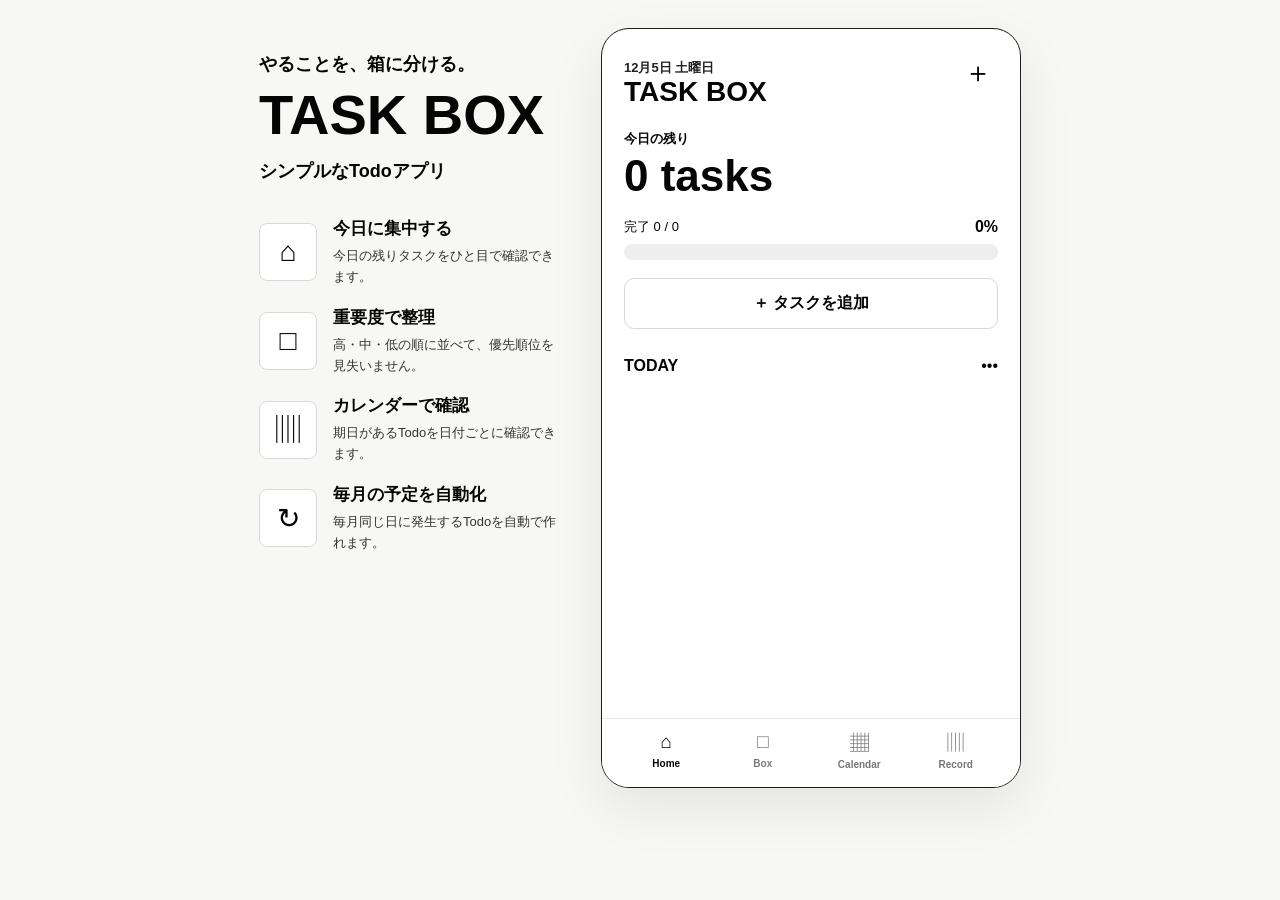
<file: index.html>
<!DOCTYPE html>
<html lang="ja">
<head>
  <meta charset="UTF-8">
  <meta name="viewport" content="width=device-width, initial-scale=1.0">
  <title>TASK BOX</title>
  <link rel="stylesheet" href="style.css">
</head>
<body>
  <div class="layout">
    <aside class="brand-panel">
      <p class="brand-copy">やることを、箱に分ける。</p>
      <h1>TASK BOX</h1>
      <p class="brand-subtitle">シンプルなTodoアプリ</p>

      <div class="feature-list">
        <div class="feature-item">
          <span class="feature-icon">⌂</span>
          <div>
            <h2>今日に集中する</h2>
            <p>今日の残りタスクをひと目で確認できます。</p>
          </div>
        </div>
        <div class="feature-item">
          <span class="feature-icon">□</span>
          <div>
            <h2>重要度で整理</h2>
            <p>高・中・低の順に並べて、優先順位を見失いません。</p>
          </div>
        </div>
        <div class="feature-item">
          <span class="feature-icon">▥</span>
          <div>
            <h2>カレンダーで確認</h2>
            <p>期日があるTodoを日付ごとに確認できます。</p>
          </div>
        </div>
        <div class="feature-item">
          <span class="feature-icon">↻</span>
          <div>
            <h2>毎月の予定を自動化</h2>
            <p>毎月同じ日に発生するTodoを自動で作れます。</p>
          </div>
        </div>
      </div>
    </aside>

    <main class="phone">
      <section class="screen active" id="home-screen">
        <header class="screen-header">
          <div>
            <p id="today-label" class="date-label"></p>
            <h2>TASK BOX</h2>
          </div>
          <button type="button" class="icon-button" data-view="form" aria-label="タスク追加">＋</button>
        </header>

        <div class="hero-count">
          <p>今日の残り</p>
          <strong><span id="remaining-count">0</span> tasks</strong>
        </div>

        <div class="progress-card">
          <div>
            <p id="progress-text">完了 0 / 0</p>
            <strong id="progress-percent">0%</strong>
          </div>
          <div class="progress-track">
            <div id="progress-bar" class="progress-bar"></div>
          </div>
        </div>

        <button type="button" class="primary-outline-button" data-view="form">＋ タスクを追加</button>

        <div id="overdue-section" class="overdue-section hidden">
          <div class="section-title overdue-title">
            <h3>期限切れ</h3>
            <span id="overdue-count">0件</span>
          </div>
          <ul id="overdue-list" class="todo-list"></ul>
        </div>

        <div class="section-title">
          <h3>TODAY</h3>
          <span>•••</span>
        </div>
        <ul id="todo-list" class="todo-list"></ul>
      </section>

      <section class="screen" id="box-screen">
        <header class="screen-header">
          <div>
            <h2>Box</h2>
            <p>重要度ごとに整理します。</p>
          </div>
          <button type="button" class="icon-button" data-view="form" aria-label="タスク追加">＋</button>
        </header>

        <div class="box-list">
          <button type="button" class="box-card" data-priority-filter="high">
            <span class="box-icon">!</span>
            <div>
              <h3>重要度 高</h3>
              <strong><span id="high-count">0</span> tasks</strong>
            </div>
            <span>›</span>
          </button>
          <button type="button" class="box-card" data-priority-filter="medium">
            <span class="box-icon">=</span>
            <div>
              <h3>重要度 中</h3>
              <strong><span id="medium-count">0</span> tasks</strong>
            </div>
            <span>›</span>
          </button>
          <button type="button" class="box-card" data-priority-filter="low">
            <span class="box-icon">↓</span>
            <div>
              <h3>重要度 低</h3>
              <strong><span id="low-count">0</span> tasks</strong>
            </div>
            <span>›</span>
          </button>
        </div>
      </section>

      <section class="screen" id="calendar-screen">
        <header class="screen-header">
          <div>
            <h2>Calendar</h2>
            <p>期日ごとのTodoを確認します。</p>
          </div>
          <button type="button" class="icon-button" id="calendar-add-button" aria-label="カレンダーからタスク追加">＋</button>
        </header>

        <section class="calendar-section" aria-label="Todoカレンダー">
          <div class="calendar-header">
            <button type="button" id="prev-month-button">‹</button>
            <h3 id="calendar-title"></h3>
            <button type="button" id="next-month-button">›</button>
          </div>

          <div class="calendar-weekdays">
            <span>日</span>
            <span>月</span>
            <span>火</span>
            <span>水</span>
            <span>木</span>
            <span>金</span>
            <span>土</span>
          </div>

          <div id="calendar-grid" class="calendar-grid"></div>

      <div class="selected-date-panel">
        <h3 id="selected-date-title">日付を選択してください</h3>
        <button type="button" id="selected-date-add-button" class="primary-outline-button hidden">この日にタスクを追加</button>
        <ul id="selected-date-list" class="selected-date-list"></ul>
      </div>
        </section>
      </section>

      <section class="screen" id="record-screen">
        <header class="screen-header">
          <div>
            <h2>Record</h2>
            <p>あなたの完了状況を記録します。</p>
          </div>
        </header>

        <div class="hero-count">
          <p>完了したタスク</p>
          <strong><span id="completed-count">0</span> tasks</strong>
        </div>

        <div class="record-list">
          <div><span>高</span><div><span id="record-high-bar"></span></div><strong id="record-high-count">0</strong></div>
          <div><span>中</span><div><span id="record-medium-bar"></span></div><strong id="record-medium-count">0</strong></div>
          <div><span>低</span><div><span id="record-low-bar"></span></div><strong id="record-low-count">0</strong></div>
        </div>

        <div class="achievement-card">
          <p>達成率</p>
          <strong id="achievement-percent">0%</strong>
        </div>
      </section>

      <section class="screen" id="form-screen">
        <header class="screen-header">
          <div>
            <h2 id="form-title">新しいタスク</h2>
            <p>必要な内容だけ入力します。</p>
          </div>
        </header>

        <form id="todo-form" class="todo-form">
          <label>
            タイトル
            <input
              type="text"
              id="todo-input"
              placeholder="タスクのタイトルを入力"
              aria-label="やること"
            >
          </label>

          <label>
            メモ
            <textarea
              id="memo-input"
              placeholder="メモを入力"
              aria-label="メモ"
            ></textarea>
          </label>

          <div class="form-grid">
            <label>
              重要度
              <select id="priority-input">
                <option value="high">高</option>
                <option value="medium" selected>中</option>
                <option value="low">低</option>
              </select>
            </label>

            <label>
              種類
              <select id="category-input">
                <option value="work">仕事</option>
                <option value="payment">支払い</option>
                <option value="life">生活</option>
                <option value="private">プライベート</option>
                <option value="study">勉強</option>
                <option value="health">健康</option>
                <option value="shopping">買い物</option>
                <option value="cleaning">掃除</option>
                <option value="cooking">料理</option>
                <option value="family">家族</option>
                <option value="friend">友人</option>
                <option value="travel">旅行</option>
                <option value="hobby">趣味</option>
                <option value="exercise">運動</option>
                <option value="finance">お金</option>
                <option value="medical">病院</option>
                <option value="document">書類</option>
                <option value="event">イベント</option>
                <option value="idea">アイデア</option>
                <option value="other" selected>その他</option>
              </select>
            </label>
          </div>

          <div class="form-grid">
            <label>
              期日
              <input type="date" id="due-date-input">
            </label>

            <label>
              通知
              <input
                type="number"
                id="reminder-days-input"
                min="0"
                value="1"
                aria-label="期日の何日前から知らせるか"
              >
              <span>日前</span>
            </label>

            <label>
              毎月
              <input
                type="number"
                id="repeat-day-input"
                min="1"
                max="31"
                value="1"
                aria-label="毎月何日にTodoを作るか"
              >
              <span>日</span>
            </label>
          </div>

          <label class="checkbox-field">
            <input type="checkbox" id="repeat-monthly-input">
            毎月くり返す
          </label>

          <div class="form-actions">
            <button type="submit" id="submit-button">追加する</button>
            <button type="button" id="cancel-edit-button" class="cancel-button hidden">キャンセル</button>
          </div>
        </form>
      </section>

      <nav class="bottom-nav" aria-label="画面切り替え">
        <button type="button" class="nav-button active" data-view="home">⌂<span>Home</span></button>
        <button type="button" class="nav-button" data-view="box">□<span>Box</span></button>
        <button type="button" class="nav-button" data-view="calendar">▦<span>Calendar</span></button>
        <button type="button" class="nav-button" data-view="record">▥<span>Record</span></button>
      </nav>
    </main>
  </div>

  <script src="script.js"></script>
</body>
</html>
</file>
<file: style.css>
* {
  box-sizing: border-box;
}

body {
  margin: 0;
  min-height: 100vh;
  font-family: Arial, sans-serif;
  background: #f7f7f5;
  color: #050505;
}

button,
input,
textarea,
select {
  font: inherit;
}

button {
  cursor: pointer;
  transition: transform 160ms ease, background-color 180ms ease, border-color 180ms ease, color 180ms ease, opacity 180ms ease;
}

button:active {
  transform: scale(0.97);
}

input,
textarea,
select {
  transition: border-color 180ms ease, box-shadow 180ms ease, background-color 180ms ease;
}

input:focus,
textarea:focus,
select:focus {
  outline: none;
  border-color: #050505;
  box-shadow: 0 0 0 3px rgba(0, 0, 0, 0.08);
}

.layout {
  width: min(1180px, 100%);
  margin: 0 auto;
  padding: 28px;
  display: grid;
  grid-template-columns: 300px minmax(320px, 420px);
  justify-content: center;
  gap: 42px;
}

.brand-panel {
  padding: 24px 0;
}

.brand-copy {
  margin: 0 0 12px;
  font-size: 18px;
  font-weight: 700;
}

.brand-panel h1 {
  margin: 0;
  font-size: 56px;
  line-height: 0.95;
  letter-spacing: 0;
}

.brand-subtitle {
  margin: 18px 0 34px;
  font-size: 18px;
  font-weight: 700;
}

.feature-list {
  display: grid;
  gap: 18px;
}

.feature-item {
  display: grid;
  grid-template-columns: 58px 1fr;
  align-items: center;
  gap: 16px;
}

.feature-icon {
  width: 58px;
  height: 58px;
  display: grid;
  place-items: center;
  border: 1px solid #d9d9d9;
  border-radius: 8px;
  background: #fff;
  font-size: 28px;
}

.feature-item h2 {
  margin: 0 0 6px;
  font-size: 17px;
}

.feature-item p {
  margin: 0;
  color: #333;
  font-size: 13px;
  line-height: 1.6;
}

.phone {
  position: relative;
  min-height: 760px;
  padding: 24px 22px 88px;
  border: 1px solid #1c1c1c;
  border-radius: 28px;
  background: #fff;
  box-shadow: 0 20px 55px rgba(0, 0, 0, 0.08);
  overflow: hidden;
}

.screen {
  display: none;
  height: 100%;
}

.screen.active {
  display: block;
  animation: screenFadeIn 220ms ease both;
}

.screen-header {
  display: flex;
  align-items: flex-start;
  justify-content: space-between;
  gap: 12px;
  margin-bottom: 22px;
}

.screen-header h2 {
  margin: 0;
  font-size: 28px;
  line-height: 1.1;
}

.screen-header p,
.date-label {
  margin: 6px 0 0;
  color: #222;
  font-size: 13px;
  font-weight: 700;
}

.icon-button {
  width: 40px;
  height: 40px;
  border: none;
  background: transparent;
  font-size: 28px;
  line-height: 1;
}

.hero-count {
  margin-bottom: 20px;
}

.hero-count p {
  margin: 0 0 6px;
  font-size: 13px;
  font-weight: 700;
}

.hero-count strong {
  display: block;
  font-size: 44px;
  line-height: 1;
}

.progress-card {
  margin-bottom: 18px;
}

.progress-card > div:first-child {
  display: flex;
  align-items: center;
  justify-content: space-between;
  margin-bottom: 8px;
}

.progress-card p {
  margin: 0;
  font-size: 13px;
}

.progress-track,
.record-list div div {
  height: 16px;
  border-radius: 999px;
  background: #eeeeee;
  overflow: hidden;
}

.progress-bar,
.record-list div div span {
  display: block;
  height: 100%;
  width: 0;
  border-radius: 999px;
  background: #050505;
}

.primary-outline-button {
  width: 100%;
  padding: 14px;
  border: 1px solid #d8d8d8;
  border-radius: 10px;
  background: #fff;
  font-weight: 700;
}

.primary-outline-button:hover,
.box-card:hover,
.calendar-header button:hover,
.edit-button:hover,
.cancel-button:hover {
  background: #f5f5f5;
}

.section-title {
  display: flex;
  justify-content: space-between;
  align-items: center;
  margin: 28px 0 10px;
}

.section-title h3 {
  margin: 0;
  font-size: 16px;
}

.overdue-section {
  margin-top: 24px;
}

.overdue-title h3,
.overdue-title span {
  color: #111;
}

.overdue-section .todo-item {
  padding: 12px;
  border: 1px solid #111;
  border-radius: 12px;
  background: #fff4f4;
}

.todo-list {
  list-style: none;
  margin: 0;
  padding: 0;
  display: grid;
  gap: 12px;
}

.todo-item {
  display: grid;
  grid-template-columns: 20px 1fr auto;
  gap: 10px;
  align-items: start;
  padding: 14px 0;
  border-bottom: 1px solid #eeeeee;
  transform-origin: center;
  transition: opacity 240ms ease, transform 240ms ease, background-color 220ms ease, border-color 220ms ease;
  will-change: opacity, transform;
}

.todo-item.newly-added {
  animation: todoSlideUp 360ms cubic-bezier(0.2, 0.8, 0.2, 1) both;
}

.todo-item.removing {
  opacity: 0;
  transform: scale(0.96) translateY(6px);
  pointer-events: none;
}

.todo-item input[type="checkbox"] {
  width: 18px;
  height: 18px;
  margin: 2px 0 0;
  accent-color: #050505;
  transition: transform 180ms ease;
}

.todo-item input[type="checkbox"]:checked {
  transform: scale(1.08);
}

.todo-content {
  min-width: 0;
}

.todo-text {
  position: relative;
  display: block;
  font-size: 15px;
  font-weight: 700;
  overflow-wrap: anywhere;
  transition: color 220ms ease;
}

.todo-text::after {
  content: "";
  position: absolute;
  left: 0;
  right: auto;
  top: 52%;
  width: 0;
  height: 2px;
  border-radius: 999px;
  background: currentColor;
  transition: width 260ms ease;
}

.todo-date,
.todo-memo {
  display: block;
  margin-top: 5px;
  color: #555;
  font-size: 12px;
  line-height: 1.5;
  overflow-wrap: anywhere;
}

.todo-memo {
  white-space: pre-wrap;
}

.todo-priority,
.todo-category,
.todo-repeat,
.todo-alert {
  display: inline-block;
  margin-top: 8px;
  margin-right: 5px;
  padding: 3px 7px;
  border-radius: 999px;
  background: #eeeeee;
  color: #111;
  font-size: 11px;
  font-weight: 700;
}

.todo-priority.high,
.calendar-day.priority-high .calendar-todo-count {
  background: #050505;
  color: #fff;
}

.todo-priority.low,
.calendar-day.priority-low .calendar-todo-count {
  background: #e9e9e9;
  color: #111;
}

.todo-category {
  background: #f4f4f4;
  border: 1px solid #dddddd;
}

.todo-alert {
  background: #fff1c9;
}

.todo-item.overdue .todo-alert {
  background: #050505;
  color: #fff;
}

.todo-item.completed .todo-text {
  color: #777;
}

.todo-item.completed .todo-text::after {
  width: 100%;
}

.todo-actions {
  display: flex;
  gap: 6px;
}

.edit-button,
.delete-button,
.cancel-button {
  border: none;
  border-radius: 8px;
  font-size: 12px;
  font-weight: 700;
}

.edit-button,
.delete-button {
  padding: 8px 9px;
}

.edit-button {
  background: #eeeeee;
  color: #111;
}

.delete-button {
  background: #050505;
  color: #fff;
}

.delete-button:hover,
#submit-button:hover {
  background: #222;
}

.box-list {
  display: grid;
  gap: 12px;
}

.box-card {
  display: grid;
  grid-template-columns: 48px 1fr auto;
  align-items: center;
  gap: 14px;
  width: 100%;
  padding: 18px;
  border: 1px solid #e1e1e1;
  border-radius: 12px;
  background: #fff;
  text-align: left;
  transition: transform 180ms ease, background-color 180ms ease, border-color 180ms ease;
}

.box-icon {
  width: 42px;
  height: 42px;
  display: grid;
  place-items: center;
  border: 1px solid #dddddd;
  border-radius: 10px;
  font-weight: 900;
}

.box-card h3 {
  margin: 0 0 4px;
  font-size: 16px;
}

.box-card strong {
  font-size: 30px;
  line-height: 1;
}

.calendar-section {
  margin-top: 4px;
}

.calendar-header {
  display: flex;
  align-items: center;
  justify-content: space-between;
  gap: 12px;
  margin-bottom: 12px;
}

.calendar-header h3 {
  margin: 0;
  font-size: 20px;
}

.calendar-header button {
  width: 38px;
  height: 38px;
  border: 1px solid #dddddd;
  border-radius: 10px;
  background: #fff;
  font-size: 24px;
}

.calendar-weekdays,
.calendar-grid {
  display: grid;
  grid-template-columns: repeat(7, 1fr);
  gap: 5px;
}

.calendar-weekdays {
  margin-bottom: 6px;
  color: #666;
  font-size: 12px;
  text-align: center;
}

.calendar-day {
  min-height: 58px;
  padding: 6px;
  border: 1px solid #e4e4e4;
  border-radius: 8px;
  background: #fff;
  text-align: left;
  transition: transform 160ms ease, background-color 180ms ease, border-color 180ms ease, outline-color 180ms ease;
}

.calendar-day:not(.empty):hover {
  transform: translateY(-1px);
}

.calendar-day.empty {
  border-color: transparent;
  background: transparent;
  cursor: default;
}

.calendar-day.today {
  border-color: #050505;
}

.calendar-day.selected {
  outline: 2px solid #050505;
  outline-offset: 1px;
}

.calendar-day.priority-high {
  background: #111;
  color: #fff;
}

.calendar-day.priority-medium {
  background: #fff1c9;
}

.calendar-day.priority-low {
  background: #f0f0f0;
}

.calendar-day-number {
  display: block;
  font-size: 13px;
  font-weight: 900;
}

.calendar-todo-count {
  display: inline-block;
  margin-top: 8px;
  padding: 2px 6px;
  border-radius: 999px;
  background: #050505;
  color: #fff;
  font-size: 11px;
}

.calendar-day.priority-high .calendar-todo-count {
  background: #fff;
  color: #050505;
}

.selected-date-panel,
.achievement-card {
  margin-top: 16px;
  padding: 14px;
  border: 1px solid #e2e2e2;
  border-radius: 12px;
  background: #fff;
}

.selected-date-panel h3 {
  margin: 0 0 10px;
  font-size: 16px;
}

.selected-date-list {
  list-style: none;
  margin: 0;
  padding: 0;
}

.selected-date-list li {
  display: flex;
  align-items: center;
  justify-content: space-between;
  gap: 10px;
  padding: 8px 0;
  border-top: 1px solid #eeeeee;
  font-size: 13px;
  line-height: 1.5;
}

.selected-date-list li span {
  min-width: 0;
  overflow-wrap: anywhere;
}

.selected-date-list li:first-child {
  border-top: none;
}

.selected-date-empty {
  color: #666;
}

.record-list {
  display: grid;
  gap: 12px;
}

.record-list > div {
  display: grid;
  grid-template-columns: 34px 1fr 24px;
  align-items: center;
  gap: 10px;
  font-size: 13px;
}

.achievement-card p {
  margin: 0 0 6px;
  font-size: 13px;
  font-weight: 700;
}

.achievement-card strong {
  font-size: 32px;
}

.todo-form {
  display: grid;
  gap: 14px;
}

.todo-form label {
  display: grid;
  gap: 7px;
  color: #111;
  font-size: 13px;
  font-weight: 700;
}

.todo-form input,
.todo-form textarea,
.todo-form select {
  width: 100%;
  min-width: 0;
  padding: 13px;
  border: 1px solid #d9d9d9;
  border-radius: 10px;
  background: #fff;
  color: #111;
}

.todo-form textarea {
  min-height: 86px;
  resize: vertical;
}

.form-grid {
  display: grid;
  grid-template-columns: 1fr 1fr;
  gap: 10px;
}

.checkbox-field {
  display: flex !important;
  align-items: center;
  gap: 10px !important;
}

.checkbox-field input {
  width: 18px;
  height: 18px;
}

.form-actions {
  display: grid;
  grid-template-columns: 1fr auto;
  gap: 10px;
  margin-top: 10px;
}

#submit-button {
  padding: 15px;
  border: none;
  border-radius: 12px;
  background: #050505;
  color: #fff;
  font-weight: 900;
}

@keyframes todoSlideUp {
  from {
    opacity: 0;
    transform: translateY(18px) scale(0.98);
  }

  to {
    opacity: 1;
    transform: translateY(0) scale(1);
  }
}

@keyframes screenFadeIn {
  from {
    opacity: 0;
    transform: translateY(6px);
  }

  to {
    opacity: 1;
    transform: translateY(0);
  }
}

@media (prefers-reduced-motion: reduce) {
  *,
  *::before,
  *::after {
    animation-duration: 1ms !important;
    scroll-behavior: auto !important;
    transition-duration: 1ms !important;
  }
}

.cancel-button {
  padding: 15px;
  background: #eeeeee;
  color: #111;
}

.hidden {
  display: none;
}

.bottom-nav {
  position: absolute;
  left: 0;
  right: 0;
  bottom: 0;
  display: grid;
  grid-template-columns: repeat(4, 1fr);
  padding: 10px 16px 16px;
  border-top: 1px solid #e8e8e8;
  background: rgba(255, 255, 255, 0.96);
}

.nav-button {
  display: grid;
  gap: 3px;
  place-items: center;
  border: none;
  background: transparent;
  color: #777;
  font-size: 19px;
}

.nav-button span {
  font-size: 10px;
  font-weight: 700;
}

.nav-button.active {
  color: #050505;
  font-weight: 900;
}

@media (max-width: 820px) {
  .layout {
    grid-template-columns: 1fr;
    padding: 18px;
  }

  .brand-panel {
    padding: 0;
  }

  .brand-panel h1 {
    font-size: 42px;
  }

  .feature-list {
    grid-template-columns: 1fr 1fr;
  }

  .phone {
    width: min(420px, 100%);
    margin: 0 auto;
  }
}

@media (max-width: 520px) {
  .layout {
    padding: 0;
  }

  .brand-panel {
    display: none;
  }

  .phone {
    min-height: 100vh;
    width: 100%;
    border: none;
    border-radius: 0;
  }

  .form-grid {
    grid-template-columns: 1fr;
  }

  .todo-item {
    grid-template-columns: 20px 1fr;
  }

  .todo-actions {
    grid-column: 2;
  }
}
</file>
